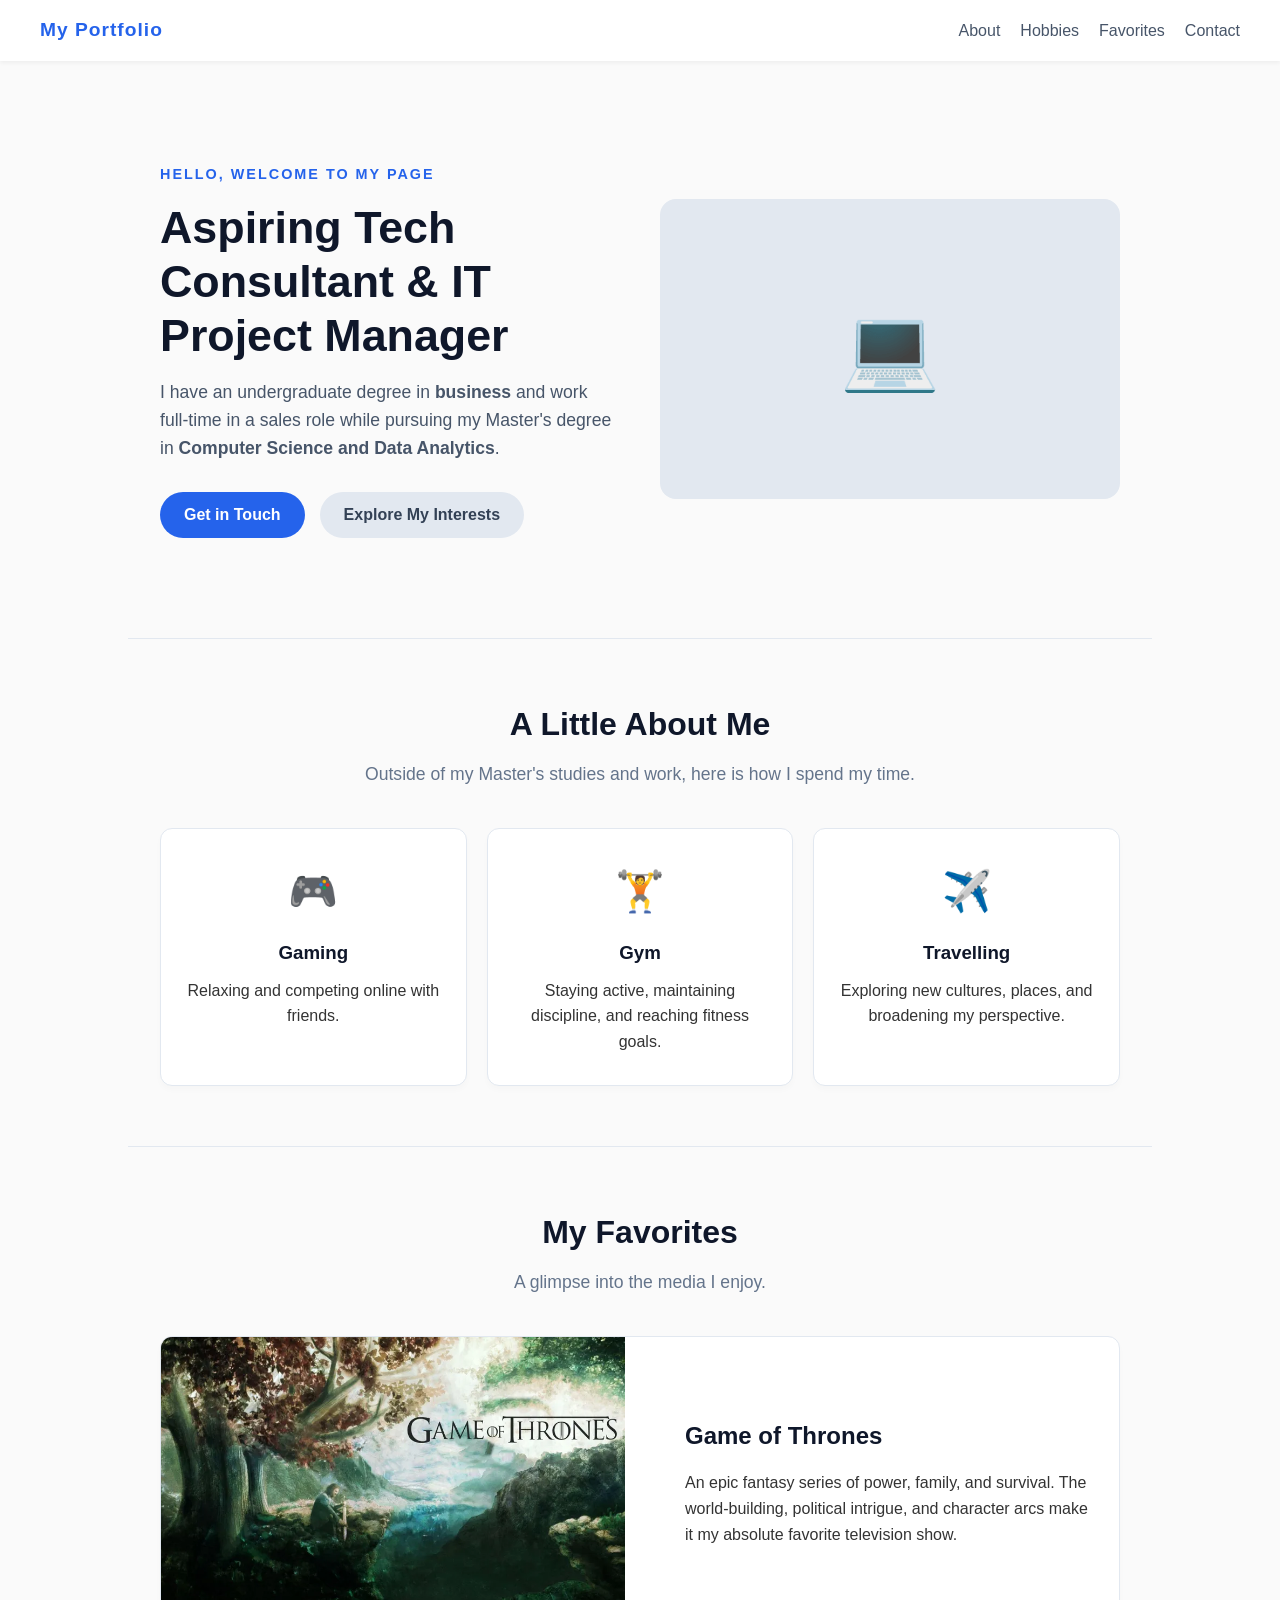
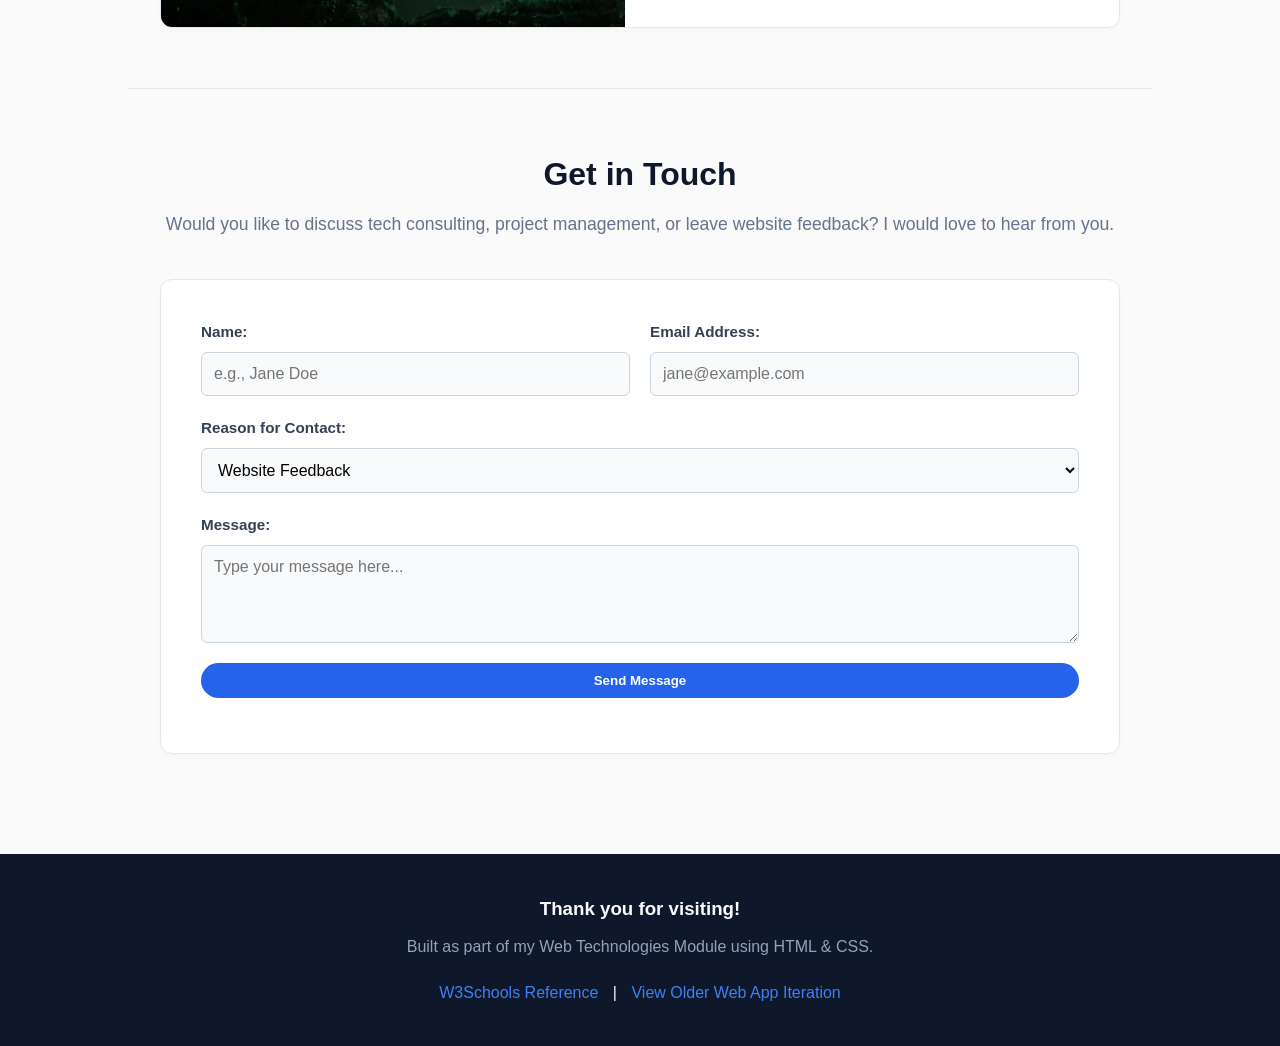
<file: index.html>
<!DOCTYPE html>
<html lang="en">
<head>
    <meta charset="UTF-8">
    <meta name="viewport" content="width=device-width, initial-scale=1.0">
    <title>My Web Development Portfolio</title>
    <link rel="stylesheet" href="5thstyle.css">
</head>
<body>

    <!-- Top Navigation Bar -->
    <nav class="navbar">
        <div class="nav-brand">
            <strong>My Portfolio</strong>
        </div>
        <ul class="nav-links">
            <li><a href="#hero">About</a></li>
            <li><a href="#hobbies">Hobbies</a></li>
            <li><a href="#favorites">Favorites</a></li>
            <li><a href="#contact">Contact</a></li>
        </ul>
    </nav>

    <!-- Hero Section (Split Layout) -->
    <header id="hero" class="hero-section">
        <div class="hero-text">
            <span class="greeting">HELLO, WELCOME TO MY PAGE</span>
            <h1>Aspiring Tech Consultant & IT Project Manager</h1>
            <p>
                I have an undergraduate degree in <strong>business</strong> and work full-time in a sales role while pursuing my Master's degree in <strong>Computer Science and Data Analytics</strong>. 
            </p>
            <div class="hero-buttons">
                <a href="#contact" class="btn btn-primary">Get in Touch</a>
                <a href="#favorites" class="btn btn-secondary">Explore My Interests</a>
            </div>
        </div>
        <div class="hero-image">
            <div class="image-placeholder">💻</div>
        </div>
    </header>

    <hr class="section-divider">

    <!-- Hobbies Section (3-Column Grid) -->
    <section id="hobbies" class="hobbies-section">
        <div class="section-header">
            <h2>A Little About Me</h2>
            <p>Outside of my Master's studies and work, here is how I spend my time.</p>
        </div>

        <div class="hobby-grid">
            <div class="hobby-card">
                <span class="hobby-icon">🎮</span>
                <h3>Gaming</h3>
                <p>Relaxing and competing online with friends.</p>
            </div>
            <div class="hobby-card">
                <span class="hobby-icon">🏋️</span>
                <h3>Gym</h3>
                <p>Staying active, maintaining discipline, and reaching fitness goals.</p>
            </div>
            <div class="hobby-card">
                <span class="hobby-icon">✈️</span>
                <h3>Travelling</h3>
                <p>Exploring new cultures, places, and broadening my perspective.</p>
            </div>
        </div>
    </section>

    <hr class="section-divider">

    <!-- Favorites Section -->
    <section id="favorites" class="favorites-section">
        <div class="section-header">
            <h2>My Favorites</h2>
            <p>A glimpse into the media I enjoy.</p>
        </div>

        <div class="favorites-split">
            <div class="favorites-image-container">
                <!-- Pointing directly to my exact image file in the main folder -->
                <img src="image_359d26.jpg" alt="Game of Thrones scene" class="featured-img">
            </div>
            <div class="favorites-text">
                <h2>Game of Thrones</h2>
                <p>An epic fantasy series of power, family, and survival. The world-building, political intrigue, and character arcs make it my absolute favorite television show.</p>
            </div>
        </div>
    </section>

    <hr class="section-divider">

    <!-- Contact Form Section -->
    <section id="contact" class="contact-section">
        <div class="section-header">
            <h2>Get in Touch</h2>
            <p>Would you like to discuss tech consulting, project management, or leave website feedback? I would love to hear from you.</p>
        </div>

        <div class="form-container">
            <form id="contact-form" action="#" method="POST" class="contact-form">
                <div class="form-row">
                    <div class="form-group">
                        <label for="visitor-name">Name:</label>
                        <input type="text" id="visitor-name" name="visitor_name" placeholder="e.g., Jane Doe" required>
                    </div>
                    <div class="form-group">
                        <label for="visitor-email">Email Address:</label>
                        <input type="email" id="visitor-email" name="visitor_email" placeholder="jane@example.com" required>
                    </div>
                </div>

                <div class="form-group">
                    <label for="inquiry-type">Reason for Contact:</label>
                    <select id="inquiry-type" name="inquiry_type">
                        <option value="feedback">Website Feedback</option>
                        <option value="networking">Professional Networking</option>
                        <option value="other">Other</option>
                    </select>
                </div>

                <div class="form-group">
                    <label for="visitor-message">Message:</label>
                    <textarea id="visitor-message" name="visitor_message" rows="4" placeholder="Type your message here..." required></textarea>
                </div>

                <button type="submit" class="btn btn-primary btn-block">Send Message</button>
                <p id="form-status" aria-live="polite" role="status"></p>
            </form>
        </div>
    </section>

    <!-- Footer -->
    <footer class="portfolio-footer">
        <h3>Thank you for visiting!</h3>
        <p>Built as part of my Web Technologies Module using HTML & CSS.</p>
        <div class="footer-links">
            <a href="https://www.w3schools.com" target="_blank" rel="noopener noreferrer">W3Schools Reference</a> | 
            <a href="https://aosmann23.github.io/4thwebpage/" target="_blank" rel="noopener noreferrer">View Older Web App Iteration</a>
        </div>
    </footer>

    <!-- Linking my external JavaScript file -->
    <script src="script.js"></script>
</body>
</html>
</file>
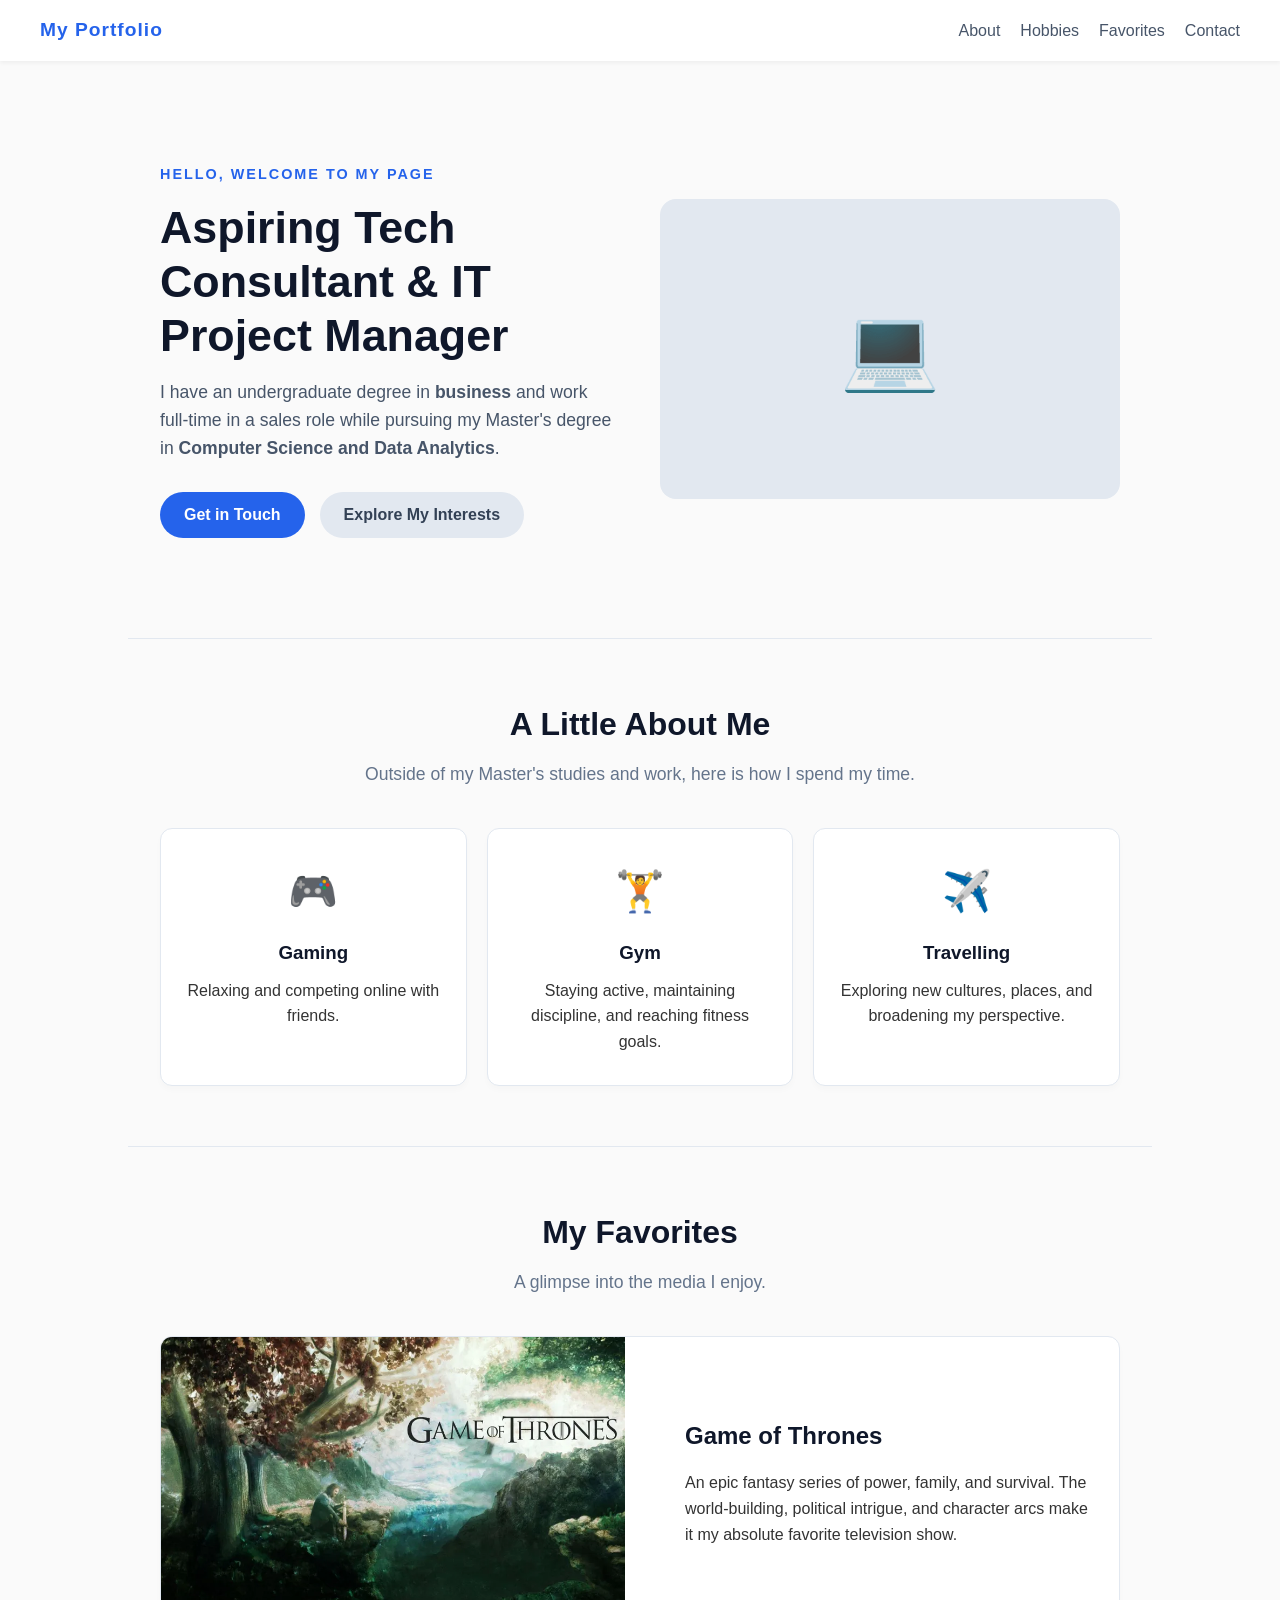
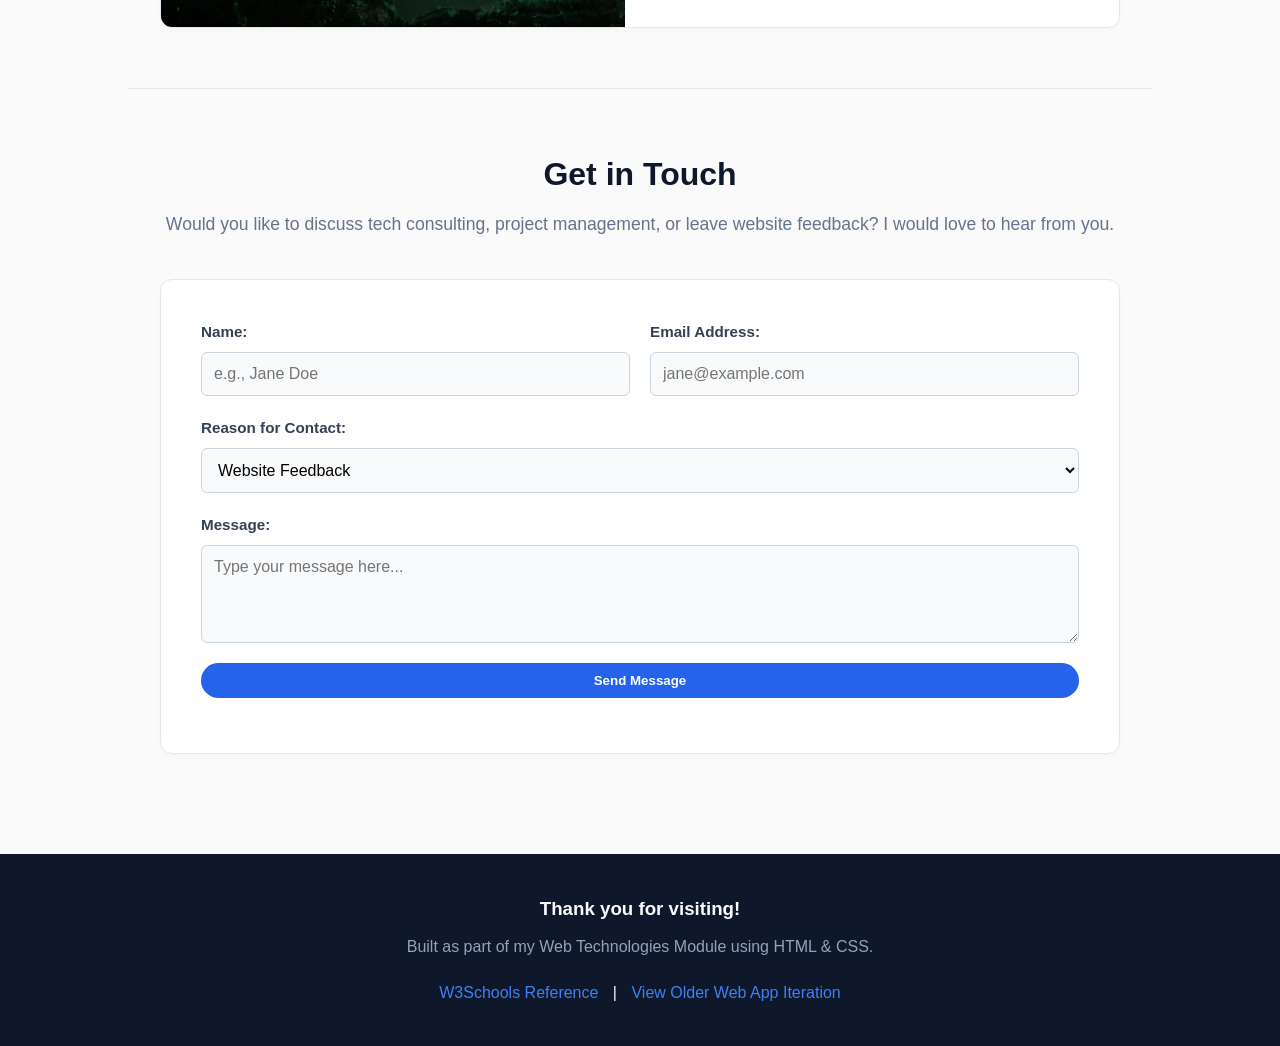
<file: 5thwebapp.html>
<!DOCTYPE html>
<html lang="en">
<head>
    <meta charset="UTF-8">
    <meta name="viewport" content="width=device-width, initial-scale=1.0">
    <title>My Web Development Portfolio</title>
    <link rel="stylesheet" href="5thstyle.css">
</head>
<body>

    <!-- 1. Top Navigation Bar -->
    <nav class="navbar">
        <div class="nav-brand">
            <strong>My Portfolio</strong>
        </div>
        <ul class="nav-links">
            <li><a href="#hero">About</a></li>
            <li><a href="#hobbies">Hobbies</a></li>
            <li><a href="#favorites">Favorites</a></li>
            <li><a href="#contact">Contact</a></li>
        </ul>
    </nav>

    <!-- 2. Hero Section (Split Layout) -->
    <header id="hero" class="hero-section">
        <div class="hero-text">
            <span class="greeting">HELLO, WELCOME TO MY PAGE</span>
            <h1>Aspiring Tech Consultant & IT Project Manager</h1>
            <p>
                I have an undergraduate degree in <strong>business</strong> and work full-time in a sales role while pursuing my Master's degree in <strong>Computer Science and Data Analytics</strong>. 
            </p>
            <div class="hero-buttons">
                <a href="#contact" class="btn btn-primary">Get in Touch</a>
                <a href="#favorites" class="btn btn-secondary">Explore My Interests</a>
            </div>
        </div>
        <div class="hero-image">
            <!-- Placeholder for a future professional photo or graphic -->
            <div class="image-placeholder">💻</div>
        </div>
    </header>

    <hr class="section-divider">

    <!-- 3. Hobbies Section (3-Column Grid) -->
    <section id="hobbies" class="hobbies-section">
        <div class="section-header">
            <h2>A Little About Me</h2>
            <p>Outside of my Master's studies and work, here is how I spend my time.</p>
        </div>

        <div class="hobby-grid">
            <div class="hobby-card">
                <span class="hobby-icon">🎮</span>
                <h3>Gaming</h3>
                <p>Relaxing and competing online with friends.</p>
            </div>
            <div class="hobby-card">
                <span class="hobby-icon">🏋️</span>
                <h3>Gym</h3>
                <p>Staying active, maintaining discipline, and reaching fitness goals.</p>
            </div>
            <div class="hobby-card">
                <span class="hobby-icon">✈️</span>
                <h3>Travelling</h3>
                <p>Exploring new cultures, places, and broadening my perspective.</p>
            </div>
        </div>
    </section>

    <hr class="section-divider">

    <!-- 4. Favorites Section (Split Layout like their 'Learning' section) -->
    <section id="favorites" class="favorites-section">
        <div class="section-header">
            <h2>My Favorites</h2>
            <p>A glimpse into the media I enjoy.</p>
        </div>

        <div class="favorites-split">
            <div class="favorites-image-container">
                <!-- Pointing directly to your uploaded GoT image -->
                <img src="image_359d26.jpg" alt="Game of Thrones scene" class="featured-img">
            </div>
            <div class="favorites-text">
                <h2>Game of Thrones</h2>
                <p>An epic fantasy series of power, family, and survival. The world-building, political intrigue, and character arcs make it my absolute favorite television show.</p>
            </div>
        </div>
    </section>

    <hr class="section-divider">

    <!-- 5. Contact Form Section -->
    <section id="contact" class="contact-section">
        <div class="section-header">
            <h2>Get in Touch</h2>
            <p>Would you like to discuss tech consulting, project management, or leave website feedback? I would love to hear from you.</p>
        </div>

        <div class="form-container">
            <form action="#" method="POST" class="contact-form">
                <div class="form-row">
                    <div class="form-group">
                        <label for="visitor-name">Name:</label>
                        <input type="text" id="visitor-name" name="visitor_name" placeholder="e.g., Jane Doe" required>
                    </div>
                    <div class="form-group">
                        <label for="visitor-email">Email Address:</label>
                        <input type="email" id="visitor-email" name="visitor_email" placeholder="jane@example.com" required>
                    </div>
                </div>

                <div class="form-group">
                    <label for="inquiry-type">Reason for Contact:</label>
                    <select id="inquiry-type" name="inquiry_type">
                        <option value="feedback">Website Feedback</option>
                        <option value="networking">Professional Networking</option>
                        <option value="other">Other</option>
                    </select>
                </div>

                <div class="form-group">
                    <label for="visitor-message">Message:</label>
                    <textarea id="visitor-message" name="visitor_message" rows="4" placeholder="Type your message here..." required></textarea>
                </div>

                <button type="submit" class="btn btn-primary btn-block">Send Message</button>
                <p id="form-status" aria-live="polite" role="status"></p>
            </form>
        </div>
    </section>

    <!-- 6. Footer -->
    <footer class="portfolio-footer">
        <h3>Thank you for visiting!</h3>
        <p>Built as part of my Web Technologies Module using HTML & CSS.</p>
        <div class="footer-links">
            <a href="https://www.w3schools.com" target="_blank" rel="noopener noreferrer">W3Schools Reference</a> | 
            <a href="https://aosmann23.github.io/4thwebpage/" target="_blank" rel="noopener noreferrer">View Older Web App Iteration</a>
        </div>
    </footer>

</body>
</html>
</file>
<file: 5thstyle.css>
/* ==========================================================================
   Global Reset & Variables
   ========================================================================== */
* {
    box-sizing: border-box;
    margin: 0;
    padding: 0;
}

body {
    font-family: 'Segoe UI', Tahoma, Geneva, Verdana, sans-serif;
    color: #333;
    line-height: 1.6;
    background-color: #fafafa;
}

/* Reusable Button Styles */
.btn {
    display: inline-block;
    padding: 10px 24px;
    border-radius: 30px;
    text-decoration: none;
    font-weight: bold;
    transition: all 0.3s ease;
    border: none;
    cursor: pointer;
    text-align: center;
}

.btn-primary {
    background-color: #2563eb;
    color: white;
}

.btn-primary:hover {
    background-color: #1d4ed8;
    box-shadow: 0 4px 8px rgba(37, 99, 235, 0.3);
}

.btn-secondary {
    background-color: #e2e8f0;
    color: #334155;
}

.btn-secondary:hover {
    background-color: #cbd5e1;
}

.btn-block {
    width: 100%;
}

/* Horizontal Dividers */
.section-divider {
    border: 0;
    height: 1px;
    background-color: #e2e8f0;
    width: 80%;
    margin: 0 auto;
}

/* Common Section Styling */
section {
    padding: 60px 20px;
    max-width: 1000px;
    margin: 0 auto;
}

.section-header {
    text-align: center;
    margin-bottom: 40px;
}

.section-header h2 {
    font-size: 2rem;
    color: #0f172a;
    margin-bottom: 10px;
}

.section-header p {
    color: #64748b;
    font-size: 1.1rem;
}

/* ==========================================================================
   Navigation Bar
   ========================================================================== */
.navbar {
    display: flex;
    justify-content: space-between;
    align-items: center;
    padding: 15px 40px;
    background-color: #ffffff;
    box-shadow: 0 2px 4px rgba(0,0,0,0.05);
    position: sticky;
    top: 0;
    z-index: 100;
}

.nav-brand strong {
    font-size: 1.2rem;
    color: #2563eb;
    letter-spacing: 1px;
}

.nav-links {
    list-style: none;
    display: flex;
    gap: 20px;
}

.nav-links a {
    text-decoration: none;
    color: #475569;
    font-weight: 500;
    transition: color 0.3s;
}

.nav-links a:hover {
    color: #2563eb;
}

/* ==========================================================================
   Hero Section
   ========================================================================== */
.hero-section {
    display: grid;
    grid-template-columns: 1fr;
    gap: 40px;
    padding: 80px 20px;
    max-width: 1000px;
    margin: 0 auto;
    align-items: center;
}

.hero-text .greeting {
    font-size: 0.9rem;
    font-weight: bold;
    color: #2563eb;
    letter-spacing: 2px;
}

.hero-text h1 {
    font-size: 2.8rem;
    color: #0f172a;
    line-height: 1.2;
    margin: 15px 0;
}

.hero-text p {
    font-size: 1.1rem;
    color: #475569;
    margin-bottom: 30px;
}

.hero-buttons {
    display: flex;
    gap: 15px;
    flex-wrap: wrap;
}

.image-placeholder {
    background-color: #e2e8f0;
    height: 300px;
    border-radius: 16px;
    display: flex;
    justify-content: center;
    align-items: center;
    font-size: 5rem;
}

/* ==========================================================================
   Hobbies Grid (3 Columns)
   ========================================================================== */
.hobby-grid {
    display: grid;
    grid-template-columns: 1fr;
    gap: 20px;
}

.hobby-card {
    background-color: #ffffff;
    padding: 30px 20px;
    border-radius: 12px;
    text-align: center;
    box-shadow: 0 4px 6px rgba(0,0,0,0.02);
    border: 1px solid #e2e8f0;
    transition: transform 0.3s;
}

.hobby-card:hover {
    transform: translateY(-5px);
}

.hobby-icon {
    font-size: 2.5rem;
    display: block;
    margin-bottom: 15px;
}

.hobby-card h3 {
    margin-bottom: 10px;
    color: #0f172a;
}

/* ==========================================================================
   Favorites Split Section
   ========================================================================== */
.favorites-split {
    display: grid;
    grid-template-columns: 1fr;
    gap: 30px;
    background-color: #ffffff;
    border-radius: 12px;
    overflow: hidden;
    box-shadow: 0 4px 6px rgba(0,0,0,0.02);
    border: 1px solid #e2e8f0;
}

.featured-img {
    width: 100%;
    height: 100%;
    object-fit: cover;
    display: block;
}

.favorites-text {
    padding: 30px;
    display: flex;
    flex-direction: column;
    justify-content: center;
}

.favorites-text h2 {
    color: #0f172a;
    margin-bottom: 15px;
}

/* ==========================================================================
   Contact Form
   ========================================================================== */
.form-container {
    background-color: #ffffff;
    padding: 40px;
    border-radius: 12px;
    box-shadow: 0 4px 6px rgba(0,0,0,0.02);
    border: 1px solid #e2e8f0;
}

.form-group {
    margin-bottom: 20px;
    display: flex;
    flex-direction: column;
}

label {
    font-weight: bold;
    margin-bottom: 8px;
    color: #334155;
    font-size: 0.95rem;
}

input, select, textarea {
    padding: 12px;
    border: 1px solid #cbd5e1;
    border-radius: 6px;
    font-family: inherit;
    font-size: 1rem;
    background-color: #f8fafc;
}

input:focus, select:focus, textarea:focus {
    outline: none;
    border-color: #2563eb;
    box-shadow: 0 0 0 3px rgba(37, 99, 235, 0.2);
    background-color: #ffffff;
}

#form-status {
    margin-top: 15px;
    text-align: center;
    font-weight: bold;
}

/* ==========================================================================
   Footer
   ========================================================================== */
.portfolio-footer {
    background-color: #0f172a;
    color: #f8fafc;
    text-align: center;
    padding: 40px 20px;
    margin-top: 40px;
}

.portfolio-footer h3 {
    margin-bottom: 10px;
}

.portfolio-footer p {
    color: #94a3b8;
    margin-bottom: 20px;
}

.footer-links a {
    color: #3b82f6;
    text-decoration: none;
    margin: 0 10px;
}

.footer-links a:hover {
    text-decoration: underline;
}

/* ==========================================================================
   Responsive Desktop Layout (>= 768px)
   ========================================================================== */
@media (min-width: 768px) {
    .hero-section {
        grid-template-columns: 1fr 1fr;
        padding: 100px 20px;
    }

    .hobby-grid {
        grid-template-columns: repeat(3, 1fr);
    }

    .favorites-split {
        grid-template-columns: 1fr 1fr;
    }

    .form-row {
        display: grid;
        grid-template-columns: 1fr 1fr;
        gap: 20px;
    }
}
</file>
